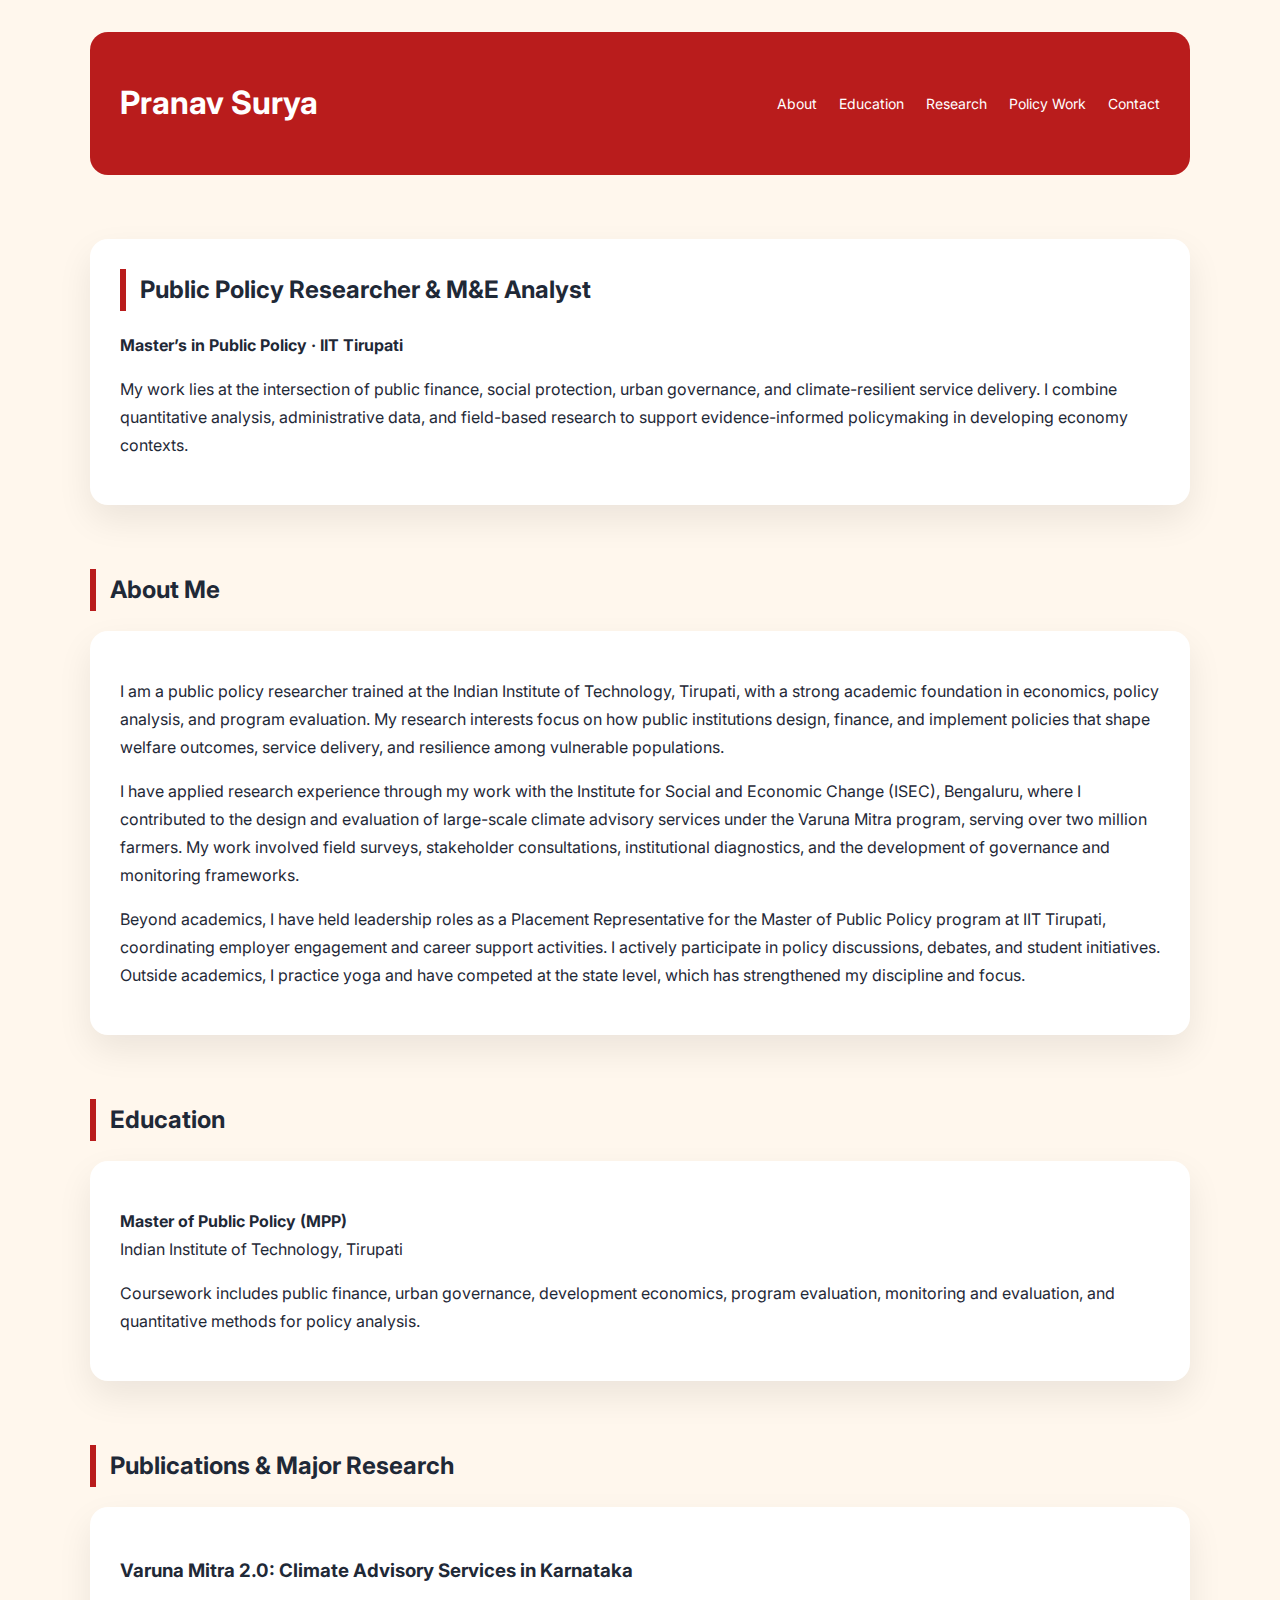
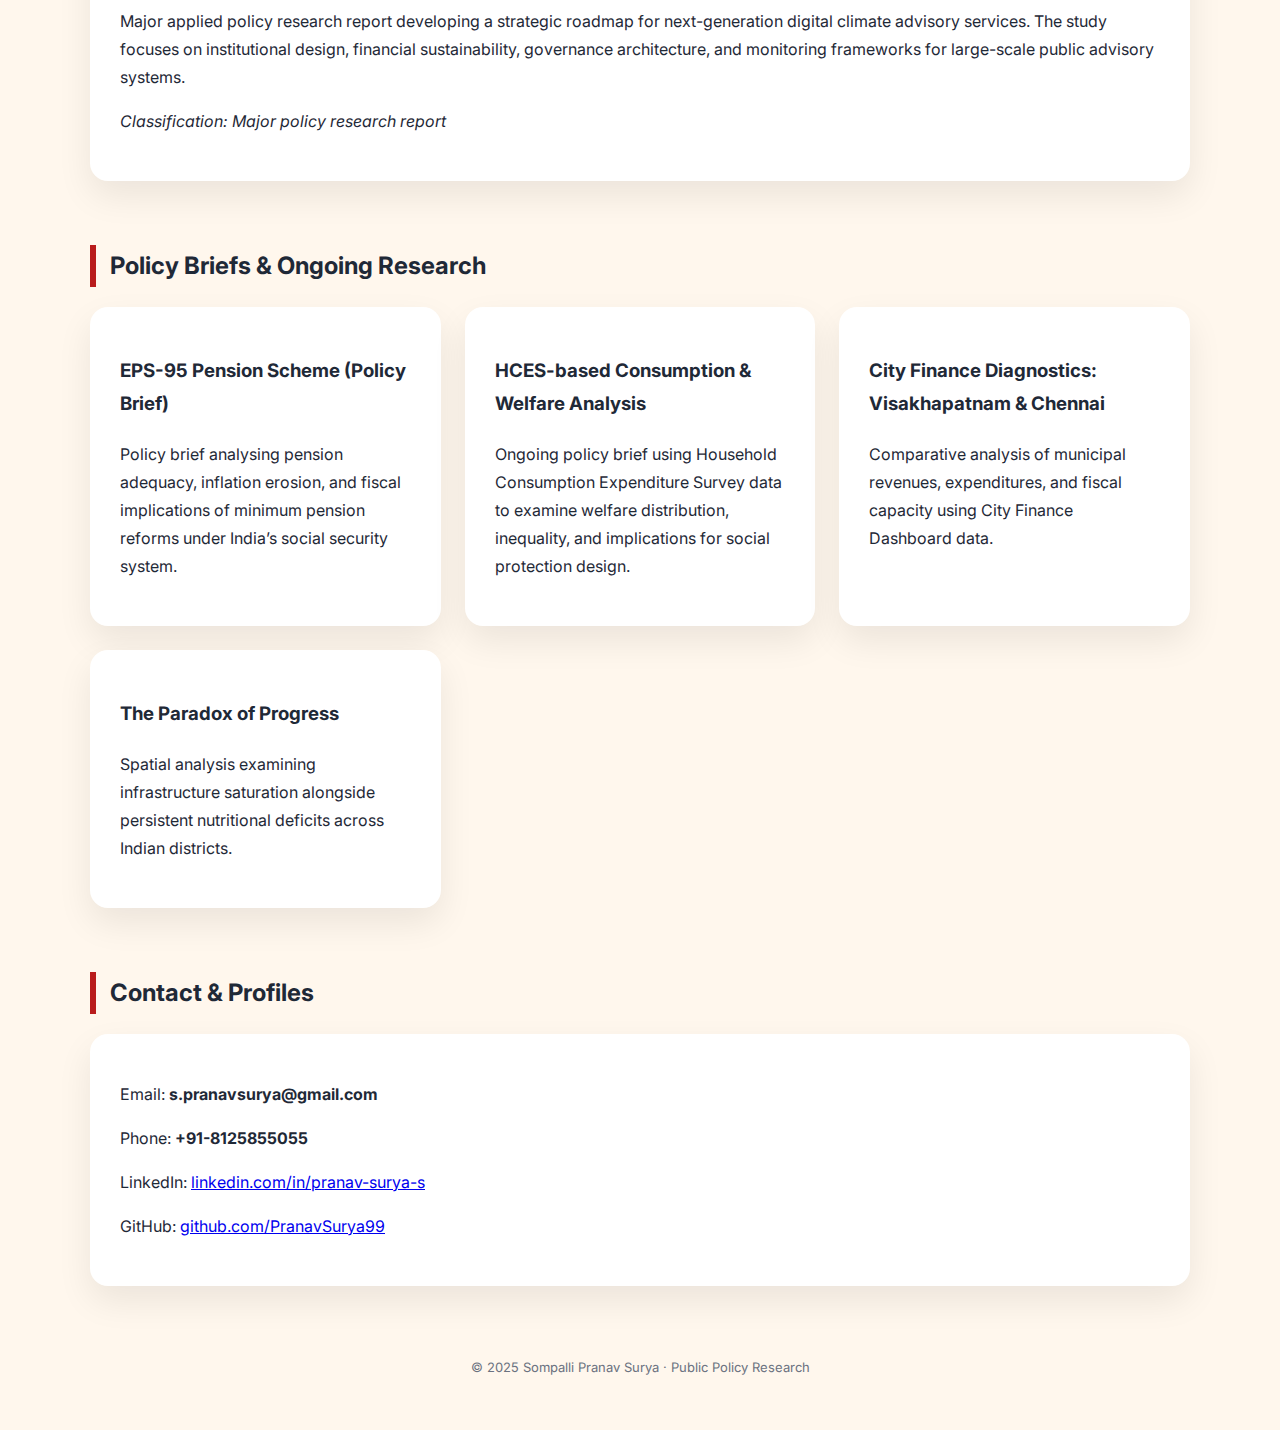
<file: index.html>
<!DOCTYPE html> 
<html lang="en"> 
<head> 
<meta charset="UTF-8"> 
<meta name="viewport" content="width=device-width, initial-scale=1.0"> 
<title>Sompalli Pranav Surya | Public Policy Research</title> 
  
<link href="https://fonts.googleapis.com/css2?family=Inter:wght@300;400;500;600;700&display=swap" rel="stylesheet"> 

   
  
<style> 
body{ 
margin:0; 
font-family:Inter,system-ui; 
background:#fff7ed; 
color:#1f2937; 
line-height:1.75; 
} 
.container{ 
max-width:1100px; 
margin:auto; 
padding:32px; 
} 
header{ 
background:#b91c1c; 
color:white; 
padding:22px 30px; 
border-radius:18px; 
display:flex; 
justify-content:space-between; 
align-items:center; 
} 
nav a{ 
color:white; 
margin-left:18px; 
text-decoration:none; 
font-size:14px; 
} 
section{ 
margin-top:64px; 
} 
.card{ 
background:white; 
padding:30px; 
border-radius:18px; 
box-shadow:0 15px 35px rgba(0,0,0,.08); 
} 
h2{ 
border-left:6px solid #b91c1c; 
padding-left:14px; 
margin-top:0; 
} 
.grid{ 
display:grid; 
grid-template-columns:repeat(auto-fit,minmax(280px,1fr)); 
gap:24px;
}
footer{
text-align:center;
margin:70px 0 20px;
font-size:13px;
color:#6b7280;
}
@media(max-width:900px){
nav{display:none}
}
</style>
</head>

<body>
<div class="container">

<header>
<h1>Pranav Surya</h1>
<nav>
<a href="#about">About</a>
<a href="#education">Education</a>
<a href="#research">Research</a>
<a href="#policy">Policy Work</a>
<a href="#contact">Contact</a>
</nav>
</header>

<section class="card">
<h2>Public Policy Researcher & M&E Analyst</h2>
<p><strong>Master’s in Public Policy · IIT Tirupati</strong></p>
<p>
My work lies at the intersection of public finance, social protection,
urban governance, and climate-resilient service delivery. I combine
quantitative analysis, administrative data, and field-based research to
support evidence-informed policymaking in developing economy contexts.
</p>
</section>

<section id="about">
<h2>About Me</h2>
<div class="card">
<p>
I am a public policy researcher trained at the Indian Institute of Technology,
Tirupati, with a strong academic foundation in economics, policy analysis,
and program evaluation. My research interests focus on how public institutions
design, finance, and implement policies that shape welfare outcomes,
service delivery, and resilience among vulnerable populations.
</p>

<p>
I have applied research experience through my work with the Institute for
Social and Economic Change (ISEC), Bengaluru, where I contributed to the
design and evaluation of large-scale climate advisory services under the
Varuna Mitra program, serving over two million farmers. My work involved
field surveys, stakeholder consultations, institutional diagnostics, and
the development of governance and monitoring frameworks.
</p>

<p>
Beyond academics, I have held leadership roles as a Placement Representative
for the Master of Public Policy program at IIT Tirupati, coordinating employer
engagement and career support activities. I actively participate in policy
discussions, debates, and student initiatives. Outside academics, I practice
yoga and have competed at the state level, which has strengthened my
discipline and focus.
</p>
</div>
</section>

<section id="education">
<h2>Education</h2>
<div class="card">
<p><strong>Master of Public Policy (MPP)</strong><br>
Indian Institute of Technology, Tirupati</p>

<p>
Coursework includes public finance, urban governance, development economics,
program evaluation, monitoring and evaluation, and quantitative methods
for policy analysis.
</p>
</div>
</section>

<section id="research">
<h2>Publications & Major Research</h2>
<div class="grid">

<div class="card">
<h3>Varuna Mitra 2.0: Climate Advisory Services in Karnataka</h3>
<p>
Major applied policy research report developing a strategic roadmap for
next-generation digital climate advisory services. The study focuses on
institutional design, financial sustainability, governance architecture,
and monitoring frameworks for large-scale public advisory systems.
</p>
<p><em>Classification: Major policy research report</em></p>
</div>

</div>
</section>

<section id="policy">
<h2>Policy Briefs & Ongoing Research</h2>
<div class="grid">

<div class="card">
<h3>EPS-95 Pension Scheme (Policy Brief)</h3>
<p>
Policy brief analysing pension adequacy, inflation erosion, and fiscal
implications of minimum pension reforms under India’s social security system.
</p>
</div>

<div class="card">
<h3>HCES-based Consumption & Welfare Analysis</h3>
<p>
Ongoing policy brief using Household Consumption Expenditure Survey data
to examine welfare distribution, inequality, and implications for social
protection design.
</p>
</div>

<div class="card">
<h3>City Finance Diagnostics: Visakhapatnam & Chennai</h3>
<p>
Comparative analysis of municipal revenues, expenditures, and fiscal capacity
using City Finance Dashboard data.
</p>
</div>

<div class="card">
<h3>The Paradox of Progress</h3>
<p>
Spatial analysis examining infrastructure saturation alongside persistent
nutritional deficits across Indian districts.
</p>
</div>

</div>
</section>

<section id="contact">
<h2>Contact & Profiles</h2>
<div class="card">
<p>Email: <strong>s.pranavsurya@gmail.com</strong></p>
<p>Phone: <strong>+91-8125855055</strong></p>
<p>
LinkedIn:
<a href="https://www.linkedin.com/in/pranav-surya-s/" target="_blank">
linkedin.com/in/pranav-surya-s
</a>
</p>
<p>
GitHub:
<a href="https://github.com/PranavSurya99" target="_blank">
github.com/PranavSurya99
</a>
</p>
</div>
</section>

<footer>
© 2025 Sompalli Pranav Surya · Public Policy Research
</footer>

</div>
</body>
</html>
</file>
